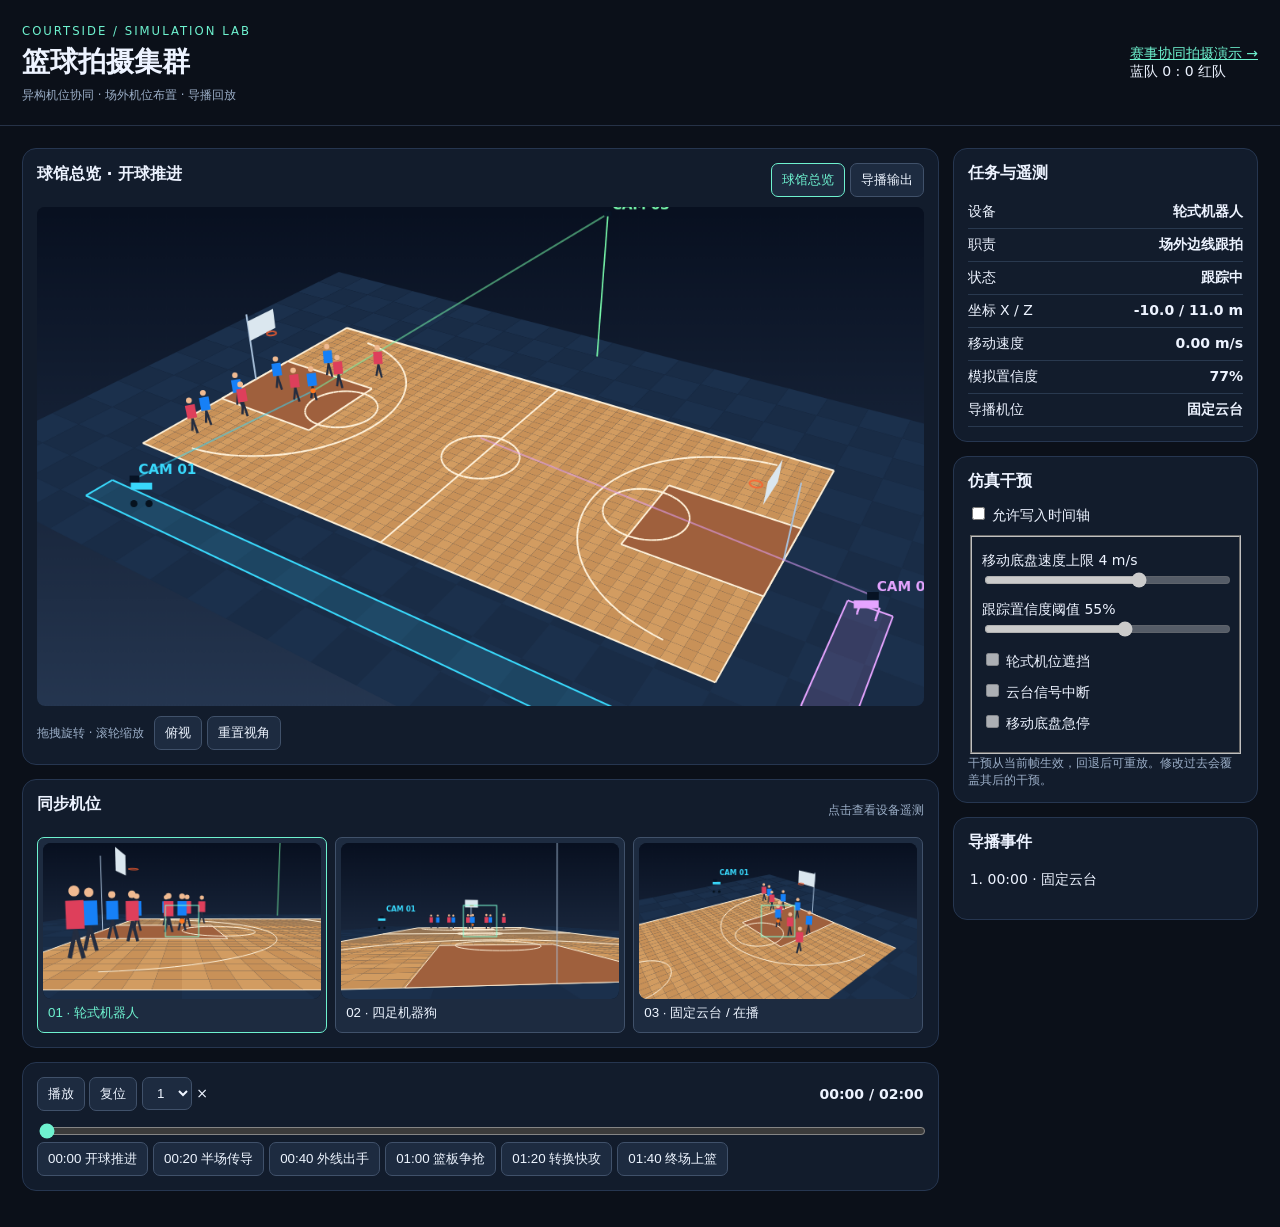
<file: index.html>
<!doctype html><html lang="zh-CN"><meta charset="utf-8"><meta name="viewport" content="width=device-width,initial-scale=1"><title>COURTSIDE · 篮球拍摄集群</title>
<style>
*{box-sizing:border-box}body{margin:0;background:#0b1019;color:#edf3ff;font:14px system-ui}header,main{max-width:1510px;margin:auto;padding:22px}header{display:flex;justify-content:space-between;align-items:center;border-bottom:1px solid #263247}small,.muted{color:#9baec7}h1{margin:5px 0;font-size:28px}h2{font-size:16px;margin:0 0 12px}.accent{color:#6ef2cf;letter-spacing:2px}.layout{display:grid;grid-template-columns:minmax(0,3fr) minmax(260px,1fr);gap:14px}.panel{background:#121c2c;border:1px solid #263650;border-radius:14px;padding:14px;margin-bottom:14px}.bar{display:flex;gap:8px;align-items:center;flex-wrap:wrap;justify-content:space-between;margin-bottom:10px}button,select{background:#1d2b40;color:#eef5ff;border:1px solid #40516a;border-radius:7px;padding:7px 10px;cursor:pointer}button.on{border-color:#6ef2cf;color:#6ef2cf}canvas{width:100%;display:block;background:#0d1523;border-radius:8px;aspect-ratio:16/9}#feeds{display:grid;grid-template-columns:repeat(3,1fr);gap:8px}#feeds button{text-align:left;padding:5px}#feeds span{display:block;padding:5px}input[type=range]{width:100%;accent-color:#6ef2cf}label{display:block;margin:10px 0}.metric{display:flex;justify-content:space-between;padding:7px 0;border-bottom:1px solid #29394f}#events{display:flex;flex-wrap:wrap;gap:5px}#log{max-height:200px;overflow:auto;padding-left:20px;line-height:1.75}@media(max-width:800px){.layout{grid-template-columns:1fr}header,main{padding:12px}}
#scene.orbit{cursor:grab;touch-action:none}#scene.orbit.dragging{cursor:grabbing}#orbitTools{margin-top:10px}#orbitTools small{margin-right:10px}</style>
<header><div><small class="accent">COURTSIDE / SIMULATION LAB</small><h1>篮球拍摄集群</h1><small>异构机位协同 · 场外机位布置 · 导播回放</small></div><div><a href="coordination.html" style="color:#6ef2cf">赛事协同拍摄演示 →</a><div id="score"></div></div></header>
<main class="layout"><section>
<div class="panel"><div class="bar"><h2 id="viewTitle">球馆总览</h2><div><button id="wide" class="on">球馆总览</button> <button id="program">导播输出</button></div></div><canvas id="scene" width="1120" height="630" aria-label="球馆三维视图，方向键旋转，加减键缩放" tabindex="0"></canvas><div id="orbitTools"><small>拖拽旋转 · 滚轮缩放</small><button id="topView">俯视</button> <button id="resetView">重置视角</button></div></div>
<div class="panel"><div class="bar"><h2>同步机位</h2><small>点击查看设备遥测</small></div><div id="feeds"></div></div>
<div class="panel"><div class="bar"><div><button id="play">播放</button> <button id="reset">复位</button> <select id="speed" aria-label="播放速度"><option>1</option><option>2</option><option>4</option></select> ×</div><strong id="clock"></strong></div><input id="seek" aria-label="回放时间轴" type="range" min="0" max="3600" value="0"><div id="events"></div></div>
</section><aside>
<div class="panel"><h2>任务与遥测</h2><div id="telemetry"></div></div>
<div class="panel"><h2>仿真干预</h2><label><input id="edit" type="checkbox"> 允许写入时间轴</label><fieldset id="controls" disabled><label>移动底盘速度上限 <output id="speedVal"></output><input id="limit" type="range" min="0.5" max="6" step="0.5" value="4"></label><label>跟踪置信度阈值 <output id="thresholdVal"></output><input id="threshold" type="range" min="0" max="0.95" step="0.05" value="0.55"></label><label><input id="occlusion" type="checkbox"> 轮式机位遮挡</label><label><input id="offline" type="checkbox"> 云台信号中断</label><label><input id="stop" type="checkbox"> 移动底盘急停</label></fieldset><small>干预从当前帧生效，回退后可重放。修改过去会覆盖其后的干预。</small></div>
<div class="panel"><h2>导播事件</h2><ol id="log"></ol></div>
</aside></main><script src="sim.js?v=coordination-1"></script></html>
</file>
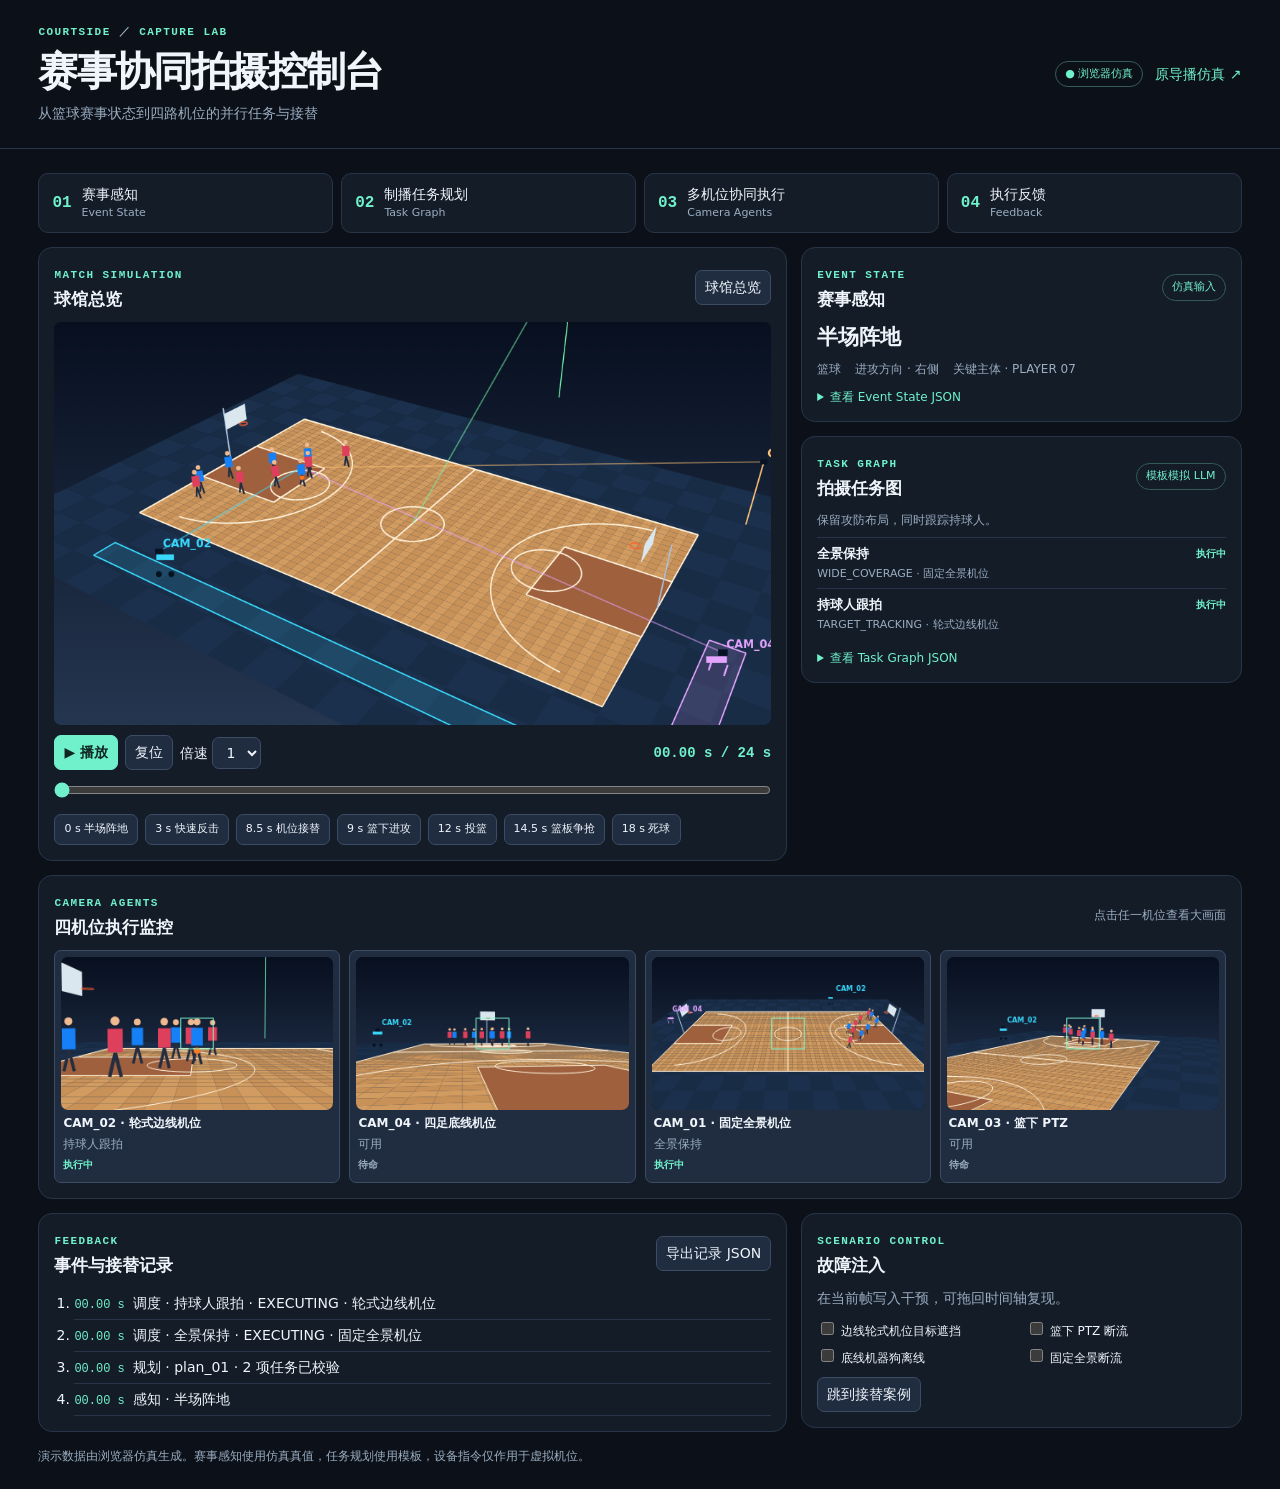
<file: coordination.html>
<!doctype html>
<html lang="zh-CN">
<head>
<meta charset="utf-8">
<meta name="viewport" content="width=device-width,initial-scale=1">
<title>COURTSIDE · 赛事协同拍摄</title>
<link rel="stylesheet" href="coordination.css">
<script defer src="sim.js?v=coordination-1"></script>
<script defer src="coordination.js?v=1"></script>
</head>
<body>
<header class="mast">
  <div><div class="brand">COURTSIDE <span>／</span> CAPTURE LAB</div><h1>赛事协同拍摄控制台</h1><p>从篮球赛事状态到四路机位的并行任务与接替</p></div>
  <div class="mast-actions"><span class="badge">● 浏览器仿真</span><a href="index.html">原导播仿真 ↗</a></div>
</header>
<main>
  <nav class="workflow" aria-label="处理流程">
    <a href="#perception"><b>01</b><span>赛事感知<small>Event State</small></span></a>
    <a href="#planning"><b>02</b><span>制播任务规划<small>Task Graph</small></span></a>
    <a href="#execution"><b>03</b><span>多机位协同执行<small>Camera Agents</small></span></a>
    <a href="#feedback"><b>04</b><span>执行反馈<small>Feedback</small></span></a>
  </nav>
  <div class="grid">
    <section class="panel arena">
      <div class="section-head"><div><span class="kicker">MATCH SIMULATION</span><h2 id="screenTitle">球馆总览</h2></div><button id="overviewButton">球馆总览</button></div>
      <canvas id="arena" width="1000" height="560" aria-label="赛事或选中机位的仿真画面"></canvas>
      <div class="transport"><button class="primary" id="run">▶ 播放</button><button id="restart">复位</button><label>倍速 <select id="rate"><option>1</option><option>2</option><option>4</option></select></label><output id="time"></output></div>
      <input id="scrub" type="range" min="0" max="719" value="0" aria-label="仿真时间轴">
      <div class="markers" id="markers"></div>
    </section>
    <div class="stack">
      <section class="panel" id="perception">
        <div class="section-head"><div><span class="kicker">EVENT STATE</span><h2>赛事感知</h2></div><span class="chip">仿真输入</span></div>
        <div id="eventSummary"></div>
        <details><summary>查看 Event State JSON</summary><pre id="eventJson"></pre></details>
      </section>
      <section class="panel" id="planning">
        <div class="section-head"><div><span class="kicker">TASK GRAPH</span><h2>拍摄任务图</h2></div><span class="chip">模板模拟 LLM</span></div>
        <p id="intent"></p><div id="tasks"></div>
        <details><summary>查看 Task Graph JSON</summary><pre id="planJson"></pre></details>
      </section>
    </div>
  </div>
  <section class="panel" id="execution">
    <div class="section-head"><div><span class="kicker">CAMERA AGENTS</span><h2>四机位执行监控</h2></div><small>点击任一机位查看大画面</small></div>
    <div id="agents"></div>
  </section>
  <div class="grid lower">
    <section class="panel" id="feedback">
      <div class="section-head"><div><span class="kicker">FEEDBACK</span><h2>事件与接替记录</h2></div><button id="export">导出记录 JSON</button></div>
      <ol id="records"></ol>
    </section>
    <section class="panel">
      <div class="section-head"><div><span class="kicker">SCENARIO CONTROL</span><h2>故障注入</h2></div></div>
      <p>在当前帧写入干预，可拖回时间轴复现。</p>
      <div id="faults">
        <label><input id="wheelLost" type="checkbox"> 边线轮式机位目标遮挡</label>
        <label><input id="ptzDown" type="checkbox"> 篮下 PTZ 断流</label>
        <label><input id="dogDown" type="checkbox"> 底线机器狗离线</label>
        <label><input id="wideDown" type="checkbox"> 固定全景断流</label>
      </div>
      <button id="handoff">跳到接替案例</button>
    </section>
  </div>
  <footer>演示数据由浏览器仿真生成。赛事感知使用仿真真值，任务规划使用模板，设备指令仅作用于虚拟机位。</footer>
</main>
</body></html>
</file>
<file: coordination.css>
:root{color-scheme:dark;--base:#0c1119;--panel:#141c28;--line:#283548;--soft:#9aadc1;--ink:#eff5fb;--mint:#70f1cb}
*{box-sizing:border-box}html{scroll-behavior:smooth}body{margin:0;background:var(--base);color:var(--ink);font:14px/1.5 system-ui,sans-serif}
.mast,main{max-width:1480px;margin:auto;padding:24px clamp(14px,3vw,40px)}.mast{display:flex;justify-content:space-between;align-items:center;gap:16px;border-bottom:1px solid var(--line)}.mast h1{font-size:clamp(24px,4vw,40px);letter-spacing:-.045em;line-height:1.2;margin:8px 0}.brand,.kicker{font:700 11px ui-monospace,monospace;letter-spacing:.13em;color:var(--mint)}.brand span{color:var(--soft)}.mast p,p{margin:0;color:var(--soft)}.mast-actions{display:flex;align-items:center;gap:12px;flex-wrap:wrap}a{color:var(--mint);text-decoration:none}a:hover{text-decoration:underline}
.badge,.chip{border:1px solid #365b56;border-radius:20px;padding:4px 9px;color:var(--mint);font-size:11px;white-space:nowrap}.workflow{display:grid;grid-template-columns:repeat(4,1fr);gap:8px;margin-bottom:14px}.workflow a{display:flex;align-items:center;gap:10px;background:var(--panel);border:1px solid var(--line);padding:10px 13px;border-radius:10px;color:var(--ink)}.workflow b{font:700 16px ui-monospace,monospace;color:var(--mint)}small{display:block;color:var(--soft)}.workflow small{font-size:11px}
.grid{display:grid;grid-template-columns:minmax(0,1.7fr) minmax(0,1fr);gap:14px;align-items:start}.stack{display:grid;gap:14px}.panel{background:var(--panel);border:1px solid var(--line);border-radius:14px;padding:15px;min-width:0}.section-head{display:flex;align-items:center;justify-content:space-between;gap:8px;margin-bottom:10px}.section-head h2{font-size:17px;margin:3px 0 0}.section-head small{text-align:right}
button,select{font:inherit;color:var(--ink);background:#202d40;border:1px solid #3c4c64;border-radius:7px;padding:6px 9px;cursor:pointer}button:hover,button[aria-pressed=true]{border-color:var(--mint)}.primary{background:var(--mint);color:#102721;border-color:var(--mint);font-weight:700}canvas{display:block;width:100%;aspect-ratio:16/9;background:#0b1420;border-radius:7px}.transport,.markers{display:flex;align-items:center;gap:7px;flex-wrap:wrap;margin-top:10px}.transport output{margin-left:auto;font:700 14px ui-monospace,monospace;color:var(--mint)}#scrub{width:100%;margin:12px 0 0;accent-color:var(--mint)}.markers button{font-size:11px}.event-name{font-size:21px;font-weight:700;margin:0 0 6px}.facts{display:flex;gap:8px 14px;flex-wrap:wrap;color:var(--soft);font-size:12px}details{margin-top:10px}summary{cursor:pointer;color:var(--mint);font-size:12px}pre{overflow:auto;max-height:240px;color:#cce2ed;background:#0c1420;padding:9px;border-radius:7px;font-size:11px}
#intent{margin-bottom:8px;font-size:12px}.task{display:grid;grid-template-columns:minmax(0,1fr) auto;gap:2px 9px;align-items:center;padding:6px 0;border-top:1px solid var(--line)}.task strong{font-size:13px}.task small{font-size:11px}.state{font:700 10px ui-monospace,monospace;color:var(--mint)}.state[data-status=FAILED],.state[data-status=BLOCKED]{color:#ff939e}.state[data-status=WAITING],.state[data-status=IDLE]{color:var(--soft)}
#execution,.lower{margin-top:14px}#agents{display:grid;grid-template-columns:repeat(4,minmax(0,1fr));gap:9px}.agent{display:block;text-align:left;width:100%;padding:6px;min-width:0}.agent b,.agent small,.agent .state{display:block;margin:4px 2px}.agent b{font-size:12px}#records{padding-left:20px;margin:0;max-height:240px;overflow:auto}#records li{padding:5px 0;border-bottom:1px solid var(--line)}#records time{color:var(--mint);font:12px ui-monospace,monospace;margin-right:8px}#faults{display:grid;grid-template-columns:1fr 1fr;gap:6px 9px;margin:10px 0}#faults label{font-size:12px}input[type=checkbox]{accent-color:var(--mint)}footer{color:var(--soft);font-size:12px;margin-top:15px}
@media(max-width:950px){.grid{grid-template-columns:1fr}.stack{grid-template-columns:1fr 1fr}}
@media(max-width:650px){.mast{align-items:flex-start;flex-direction:column}.workflow,#agents{grid-template-columns:1fr 1fr}.stack{grid-template-columns:1fr}.workflow a{padding:7px}.panel{padding:11px}}
</file>
